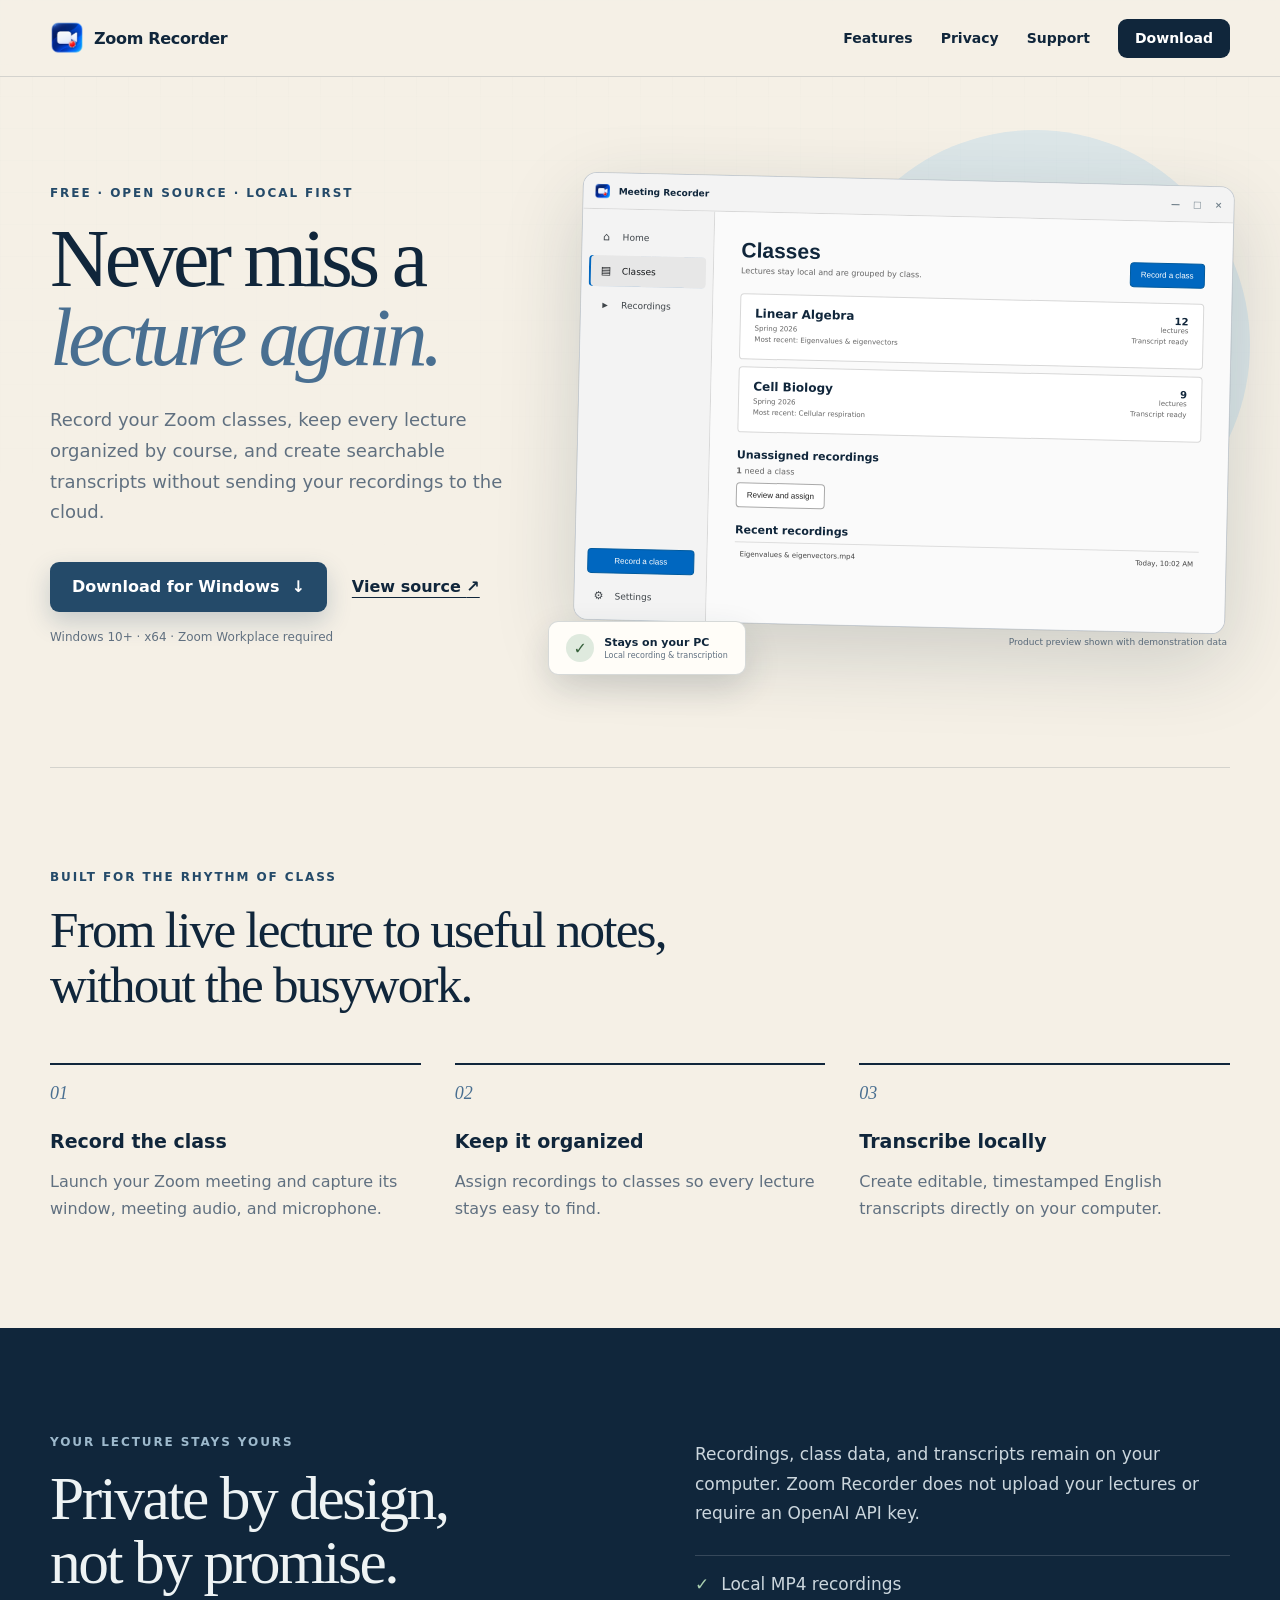
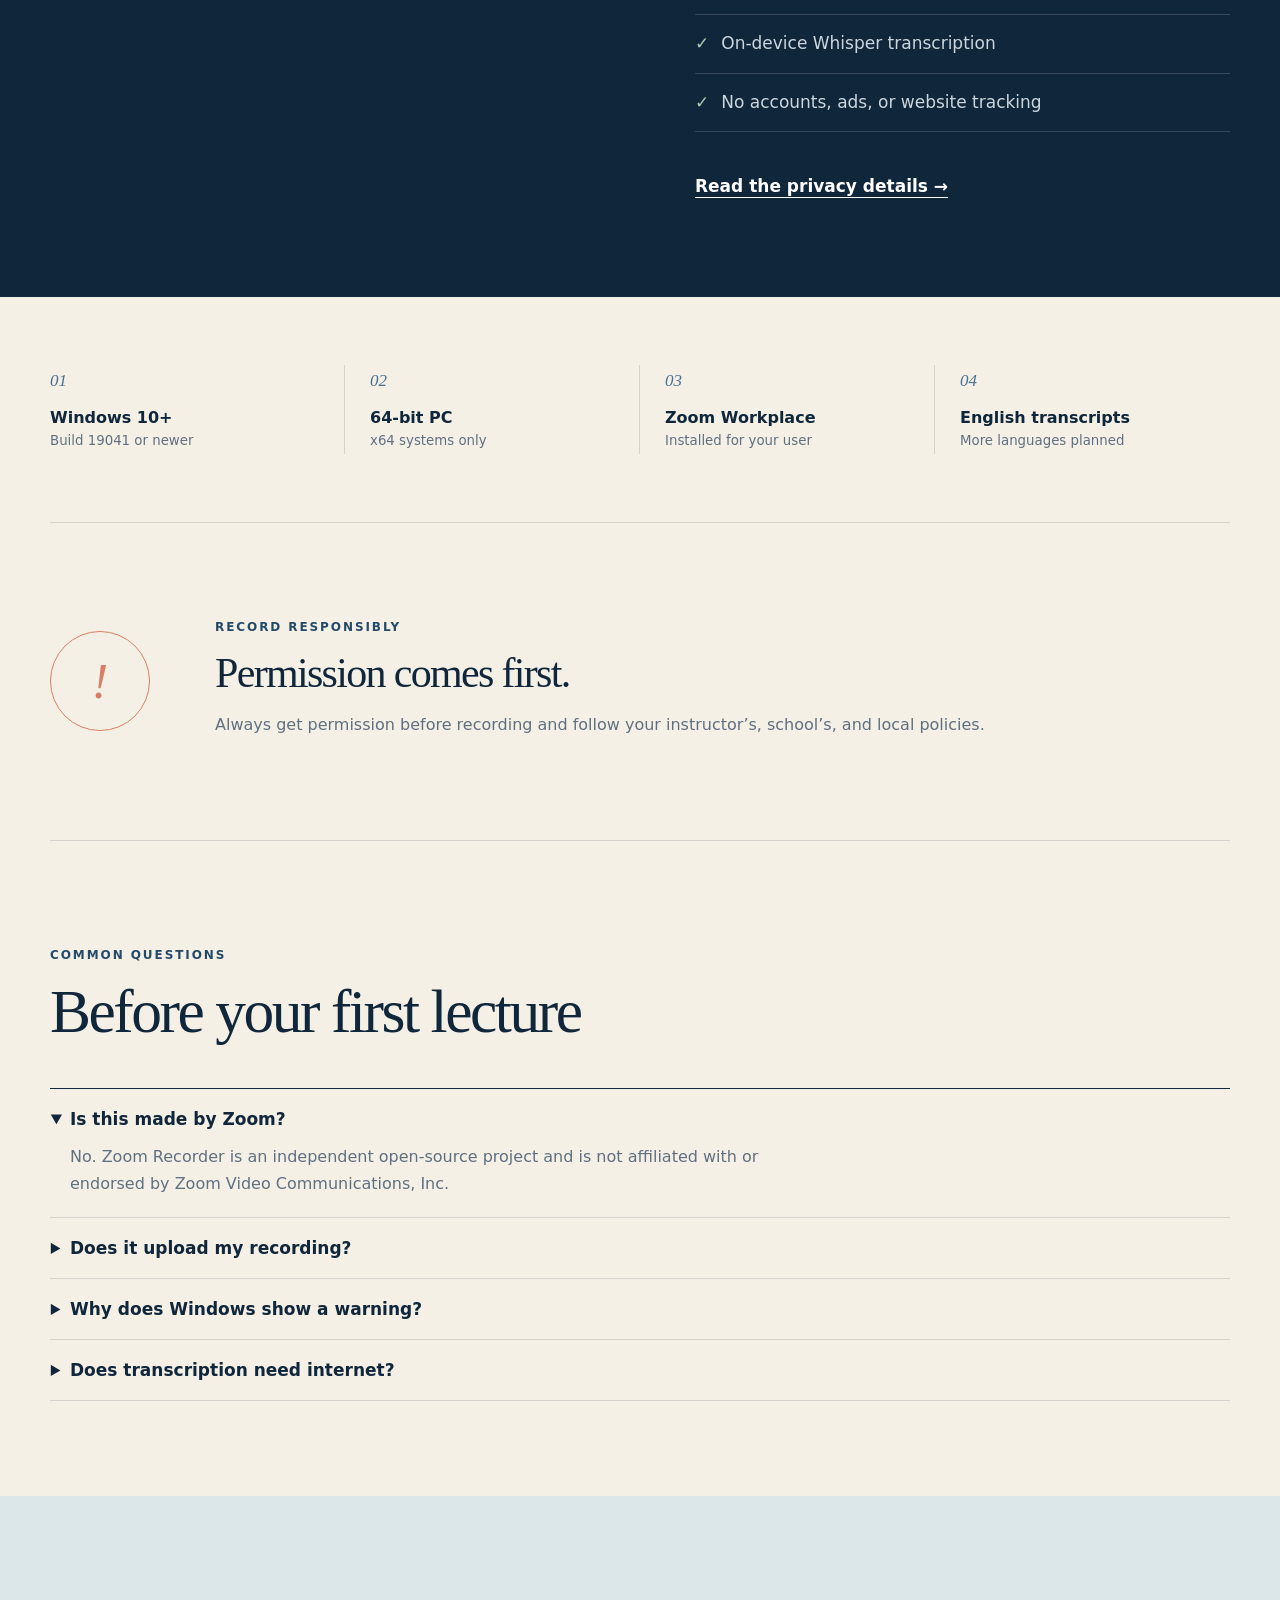
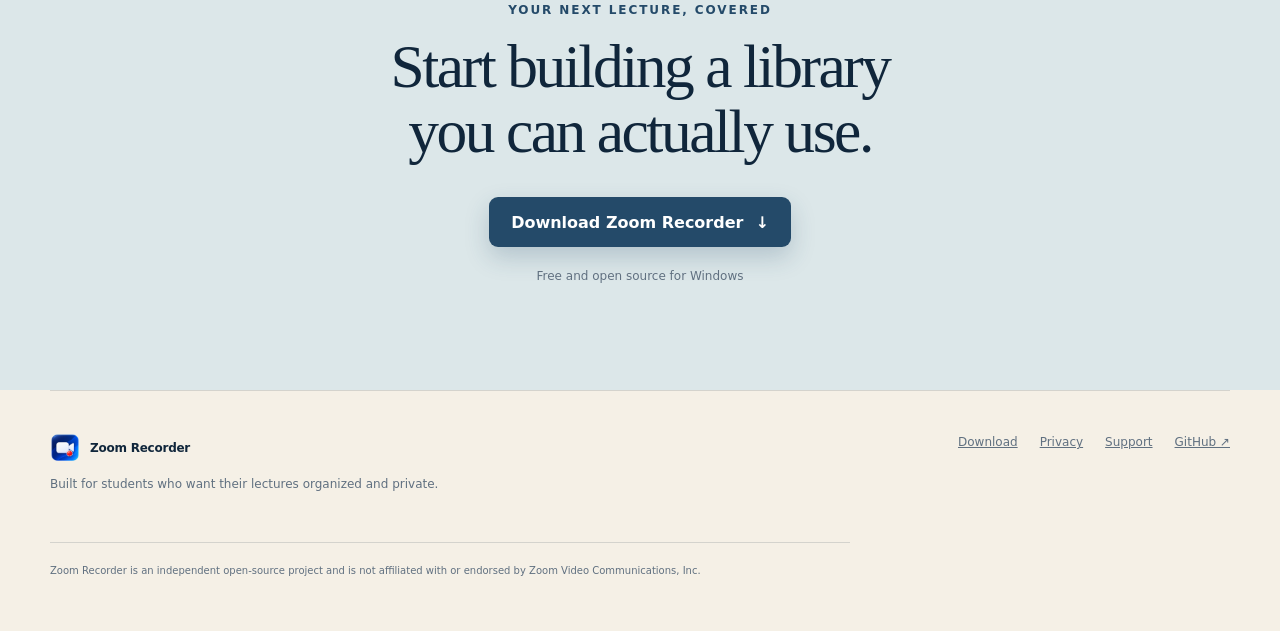
<file: website/index.html>
<!doctype html>
<html lang="en">
<head>
  <meta charset="utf-8">
  <meta name="viewport" content="width=device-width, initial-scale=1">
  <meta name="theme-color" content="#f5f0e6">
  <title>Zoom Recorder — Never miss a lecture again</title>
  <meta name="description" content="Record Zoom lectures, organize them by class, and create private local transcripts on Windows.">
  <meta property="og:title" content="Zoom Recorder — Never miss a lecture again">
  <meta property="og:description" content="Record Zoom lectures, organize them by class, and transcribe locally on Windows.">
  <meta property="og:type" content="website">
  <meta property="og:image" content="https://adityatheperson.github.io/ZoomRecorder/assets/og.png">
  <meta name="twitter:card" content="summary_large_image">
  <meta name="twitter:title" content="Zoom Recorder — Never miss a lecture again">
  <meta name="twitter:description" content="Record Zoom lectures, organize them by class, and transcribe locally on Windows.">
  <meta name="twitter:image" content="https://adityatheperson.github.io/ZoomRecorder/assets/og.png">
  <link rel="icon" href="assets/icon.png">
  <link rel="stylesheet" href="styles.css">
</head>
<body>
  <a class="skip-link" href="#main">Skip to content</a>
  <header class="site-header">
    <nav class="nav shell" aria-label="Primary navigation">
      <a class="brand" href="index.html" aria-label="Zoom Recorder home">
        <img src="assets/icon.png" alt="" width="34" height="34">
        <span>Zoom Recorder</span>
      </a>
      <div class="nav-links">
        <a href="#features">Features</a>
        <a href="privacy.html">Privacy</a>
        <a href="support.html">Support</a>
        <a class="button button-small button-dark" href="download.html">Download</a>
      </div>
    </nav>
  </header>

  <main id="main">
    <section class="hero shell">
      <div class="hero-copy">
        <p class="eyebrow">Free · Open source · Local first</p>
        <h1>Never miss a<br><em>lecture again.</em></h1>
        <p class="hero-lede">Record your Zoom classes, keep every lecture organized by course, and create searchable transcripts without sending your recordings to the cloud.</p>
        <div class="hero-actions">
          <a class="button button-primary" href="download.html">Download for Windows <span aria-hidden="true">↓</span></a>
          <a class="text-link" href="https://github.com/adityatheperson/ZoomRecorder">View source <span aria-hidden="true">↗</span></a>
        </div>
        <p class="hero-note">Windows 10+ · x64 · Zoom Workplace required</p>
      </div>

      <div class="app-stage" aria-label="Preview of the Zoom Recorder class library">
        <div class="app-window">
          <div class="app-titlebar"><img src="assets/icon.png" alt=""><span>Meeting Recorder</span><span class="window-dots">— □ ×</span></div>
          <div class="app-body">
            <aside>
              <span><b>⌂</b> Home</span>
              <span class="active"><b>▤</b> Classes</span>
              <span><b>▸</b> Recordings</span>
              <span class="app-spacer"></span>
              <button>Record a class</button>
              <span><b>⚙</b> Settings</span>
            </aside>
            <div class="app-content">
              <div class="app-heading"><div><h2>Classes</h2><p>Lectures stay local and are grouped by class.</p></div><button>Record a class</button></div>
              <div class="class-list">
                <article><div><h3>Linear Algebra</h3><p>Spring 2026</p><small>Most recent: Eigenvalues &amp; eigenvectors</small></div><div><strong>12</strong><small>lectures</small><small>Transcript ready</small></div></article>
                <article><div><h3>Cell Biology</h3><p>Spring 2026</p><small>Most recent: Cellular respiration</small></div><div><strong>9</strong><small>lectures</small><small>Transcript ready</small></div></article>
              </div>
              <section class="app-subsection"><h3>Unassigned recordings</h3><p><strong>1</strong> need a class</p><button>Review and assign</button></section>
              <section class="app-subsection recent"><h3>Recent recordings</h3><div><span>Eigenvalues &amp; eigenvectors.mp4</span><span>Today, 10:02 AM</span></div></section>
            </div>
          </div>
        </div>
        <p class="demo-label">Product preview shown with demonstration data</p>
        <div class="privacy-chip"><span>✓</span><div><strong>Stays on your PC</strong><small>Local recording &amp; transcription</small></div></div>
      </div>
    </section>

    <section id="features" class="intro shell">
      <p class="section-kicker">Built for the rhythm of class</p>
      <h2>From live lecture to useful notes,<br>without the busywork.</h2>
      <div class="steps">
        <article><span>01</span><h3>Record the class</h3><p>Launch your Zoom meeting and capture its window, meeting audio, and microphone.</p></article>
        <article><span>02</span><h3>Keep it organized</h3><p>Assign recordings to classes so every lecture stays easy to find.</p></article>
        <article><span>03</span><h3>Transcribe locally</h3><p>Create editable, timestamped English transcripts directly on your computer.</p></article>
      </div>
    </section>

    <section class="privacy-band">
      <div class="shell privacy-layout">
        <div>
          <p class="section-kicker">Your lecture stays yours</p>
          <h2>Private by design,<br>not by promise.</h2>
        </div>
        <div class="privacy-copy">
          <p>Recordings, class data, and transcripts remain on your computer. Zoom Recorder does not upload your lectures or require an OpenAI API key.</p>
          <ul class="check-list">
            <li><span>✓</span> Local MP4 recordings</li>
            <li><span>✓</span> On-device Whisper transcription</li>
            <li><span>✓</span> No accounts, ads, or website tracking</li>
          </ul>
          <a class="text-link" href="privacy.html">Read the privacy details →</a>
        </div>
      </div>
    </section>

    <section class="compat shell">
      <div><span>01</span><strong>Windows 10+</strong><small>Build 19041 or newer</small></div>
      <div><span>02</span><strong>64-bit PC</strong><small>x64 systems only</small></div>
      <div><span>03</span><strong>Zoom Workplace</strong><small>Installed for your user</small></div>
      <div><span>04</span><strong>English transcripts</strong><small>More languages planned</small></div>
    </section>

    <section class="consent shell">
      <div class="consent-mark">!</div>
      <div><p class="section-kicker">Record responsibly</p><h2>Permission comes first.</h2><p>Always get permission before recording and follow your instructor’s, school’s, and local policies.</p></div>
    </section>

    <section class="faq shell">
      <p class="section-kicker">Common questions</p>
      <h2>Before your first lecture</h2>
      <div class="faq-grid">
        <details open><summary>Is this made by Zoom?</summary><p>No. Zoom Recorder is an independent open-source project and is not affiliated with or endorsed by Zoom Video Communications, Inc.</p></details>
        <details><summary>Does it upload my recording?</summary><p>No. Recordings and transcripts stay in your local Windows application-data folders.</p></details>
        <details><summary>Why does Windows show a warning?</summary><p>The current personal release is not commercially code-signed. The Download page explains how to verify the file before opening it.</p></details>
        <details><summary>Does transcription need internet?</summary><p>Only for the first verified English Whisper model download, approximately 500 MB. Later transcriptions can run offline.</p></details>
      </div>
    </section>

    <section class="final-cta">
      <div class="shell"><p class="eyebrow">Your next lecture, covered</p><h2>Start building a library<br>you can actually use.</h2><a class="button button-primary" href="download.html">Download Zoom Recorder <span>↓</span></a><p>Free and open source for Windows</p></div>
    </section>
  </main>

  <footer class="footer shell">
    <div><a class="brand" href="index.html"><img src="assets/icon.png" alt="" width="30" height="30"><span>Zoom Recorder</span></a><p>Built for students who want their lectures organized and private.</p></div>
    <div class="footer-links"><a href="download.html">Download</a><a href="privacy.html">Privacy</a><a href="support.html">Support</a><a href="https://github.com/adityatheperson/ZoomRecorder">GitHub ↗</a></div>
    <p class="legal">Zoom Recorder is an independent open-source project and is not affiliated with or endorsed by Zoom Video Communications, Inc.</p>
  </footer>
</body>
</html>
</file>
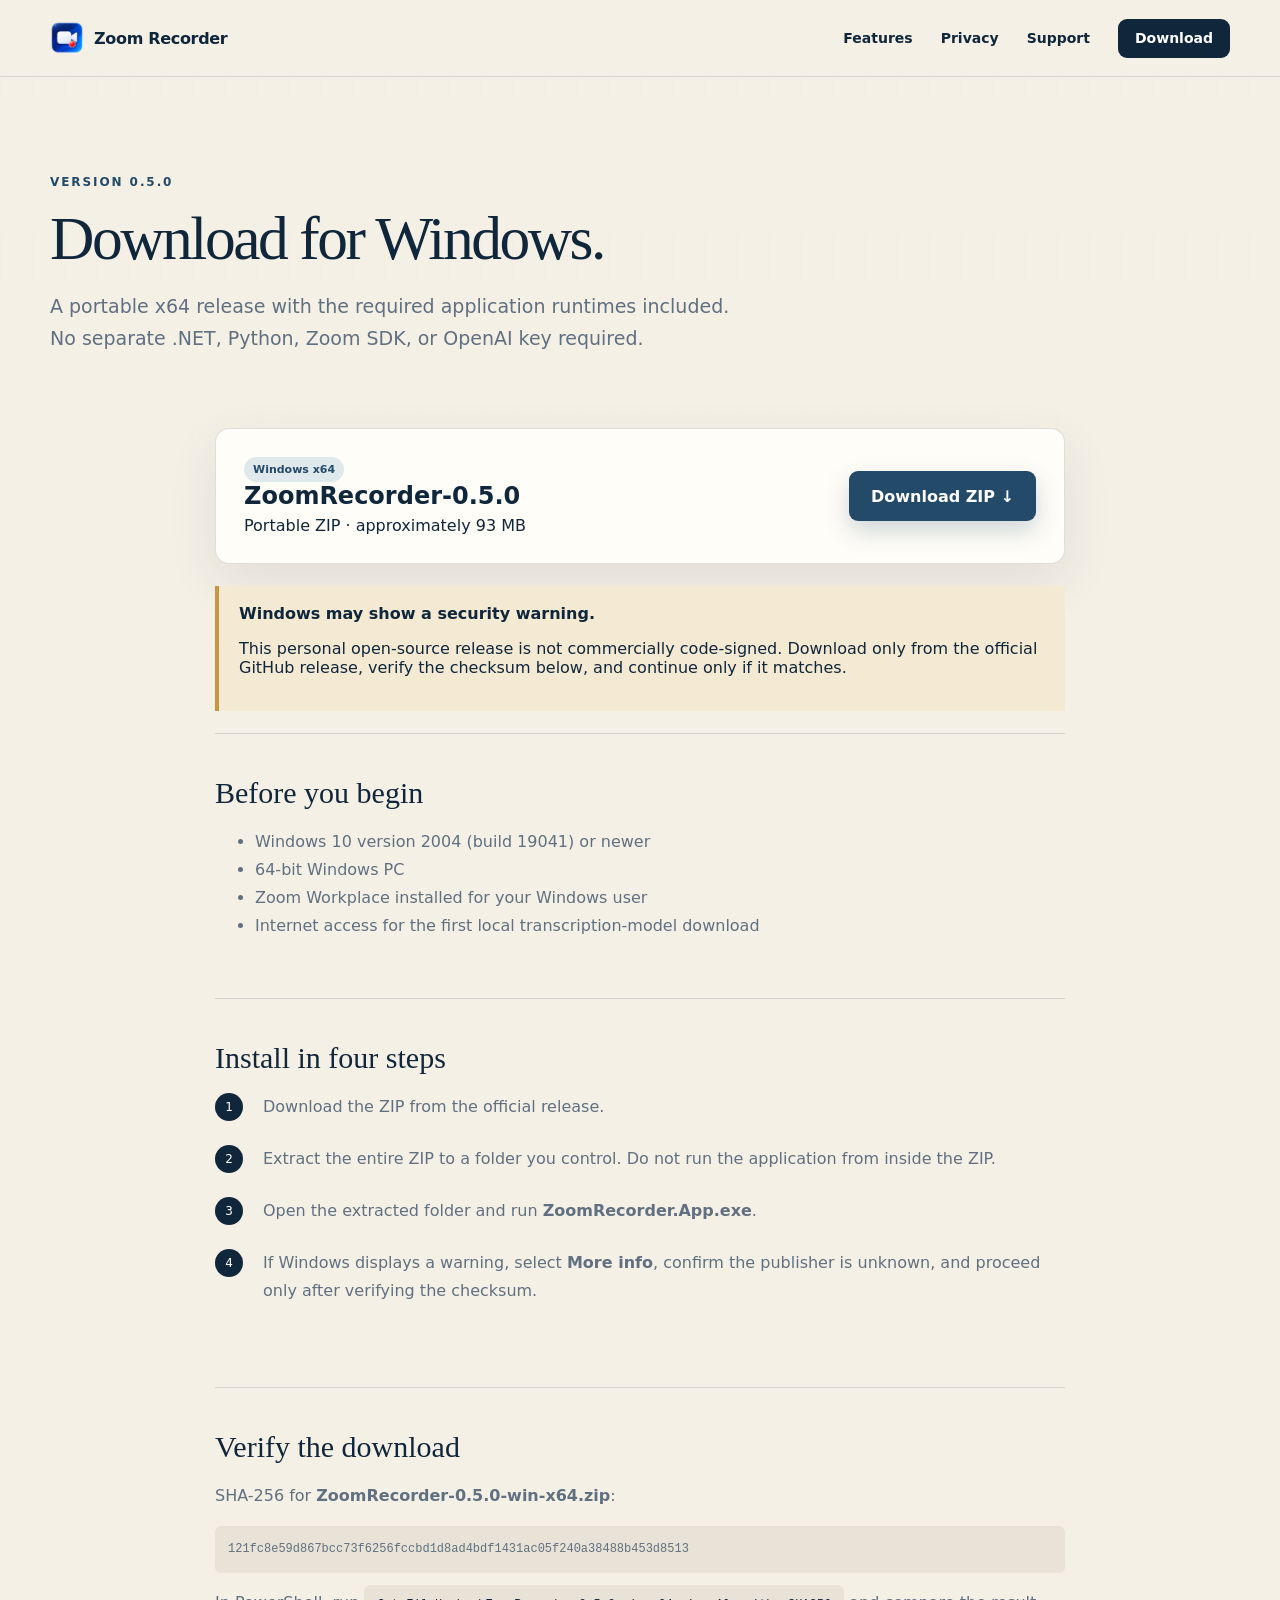
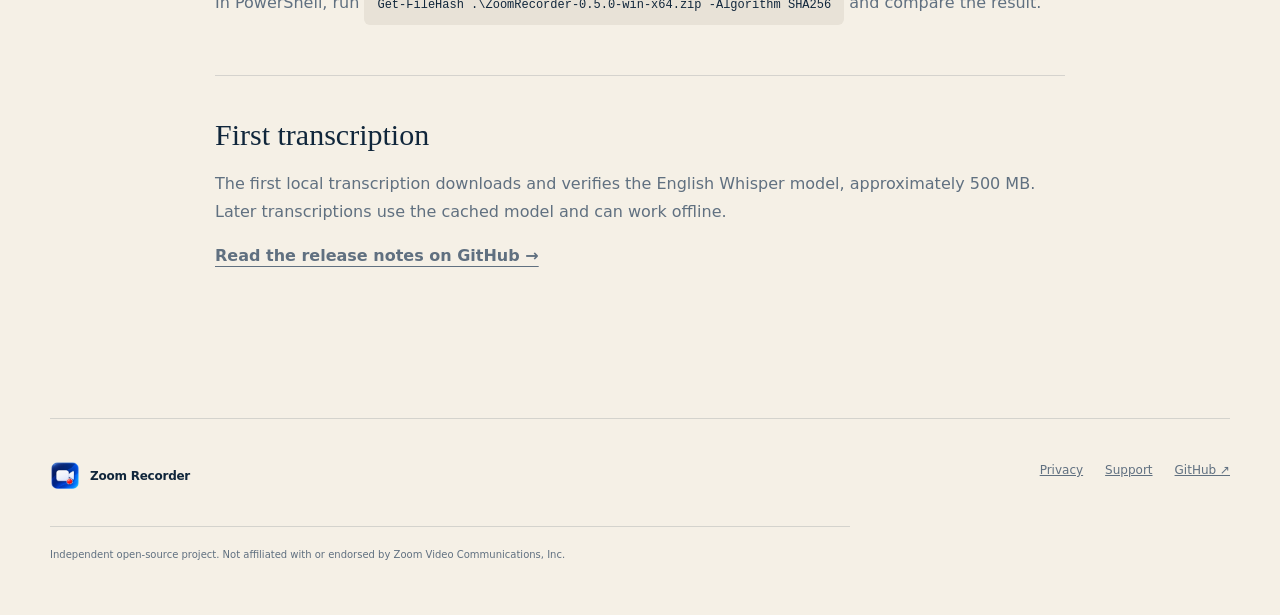
<file: website/download.html>
<!doctype html><html lang="en"><head><meta charset="utf-8"><meta name="viewport" content="width=device-width,initial-scale=1"><title>Download — Zoom Recorder</title><meta name="description" content="Download Zoom Recorder 0.5.0 for Windows x64 and verify the release."><link rel="icon" href="assets/icon.png"><link rel="stylesheet" href="styles.css"></head><body>
<header class="site-header"><nav class="nav shell"><a class="brand" href="index.html"><img src="assets/icon.png" alt="" width="34" height="34"><span>Zoom Recorder</span></a><div class="nav-links"><a href="index.html#features">Features</a><a href="privacy.html">Privacy</a><a href="support.html">Support</a><a class="button button-small button-dark" href="download.html" aria-current="page">Download</a></div></nav></header>
<main><header class="page-hero"><p class="eyebrow">Version 0.5.0</p><h1>Download for Windows.</h1><p class="lede">A portable x64 release with the required application runtimes included. No separate .NET, Python, Zoom SDK, or OpenAI key required.</p></header><div class="content-shell">
<section class="download-card"><div><span class="badge">Windows x64</span><h2>ZoomRecorder-0.5.0</h2><p>Portable ZIP · approximately 93 MB</p></div><a class="button button-primary" href="https://github.com/adityatheperson/ZoomRecorder/releases/download/v0.5.0/ZoomRecorder-0.5.0-win-x64.zip">Download ZIP ↓</a></section>
<div class="warning"><strong>Windows may show a security warning.</strong><p>This personal open-source release is not commercially code-signed. Download only from the official GitHub release, verify the checksum below, and continue only if it matches.</p></div>
<section class="content-section"><h2>Before you begin</h2><ul><li>Windows 10 version 2004 (build 19041) or newer</li><li>64-bit Windows PC</li><li>Zoom Workplace installed for your Windows user</li><li>Internet access for the first local transcription-model download</li></ul></section>
<section class="content-section"><h2>Install in four steps</h2><ol class="steps-list"><li>Download the ZIP from the official release.</li><li>Extract the entire ZIP to a folder you control. Do not run the application from inside the ZIP.</li><li>Open the extracted folder and run <strong>ZoomRecorder.App.exe</strong>.</li><li>If Windows displays a warning, select <strong>More info</strong>, confirm the publisher is unknown, and proceed only after verifying the checksum.</li></ol></section>
<section class="content-section"><h2>Verify the download</h2><p>SHA-256 for <strong>ZoomRecorder-0.5.0-win-x64.zip</strong>:</p><p class="code">121fc8e59d867bcc73f6256fccbd1d8ad4bdf1431ac05f240a38488b453d8513</p><p>In PowerShell, run <span class="code">Get-FileHash .\ZoomRecorder-0.5.0-win-x64.zip -Algorithm SHA256</span> and compare the result.</p></section>
<section class="content-section"><h2>First transcription</h2><p>The first local transcription downloads and verifies the English Whisper model, approximately 500 MB. Later transcriptions use the cached model and can work offline.</p><p><a class="text-link" href="https://github.com/adityatheperson/ZoomRecorder/releases/tag/v0.5.0">Read the release notes on GitHub →</a></p></section>
</div></main><footer class="footer shell"><div><a class="brand" href="index.html"><img src="assets/icon.png" alt="" width="30" height="30"><span>Zoom Recorder</span></a></div><div class="footer-links"><a href="privacy.html">Privacy</a><a href="support.html">Support</a><a href="https://github.com/adityatheperson/ZoomRecorder">GitHub ↗</a></div><p class="legal">Independent open-source project. Not affiliated with or endorsed by Zoom Video Communications, Inc.</p></footer></body></html>
</file>
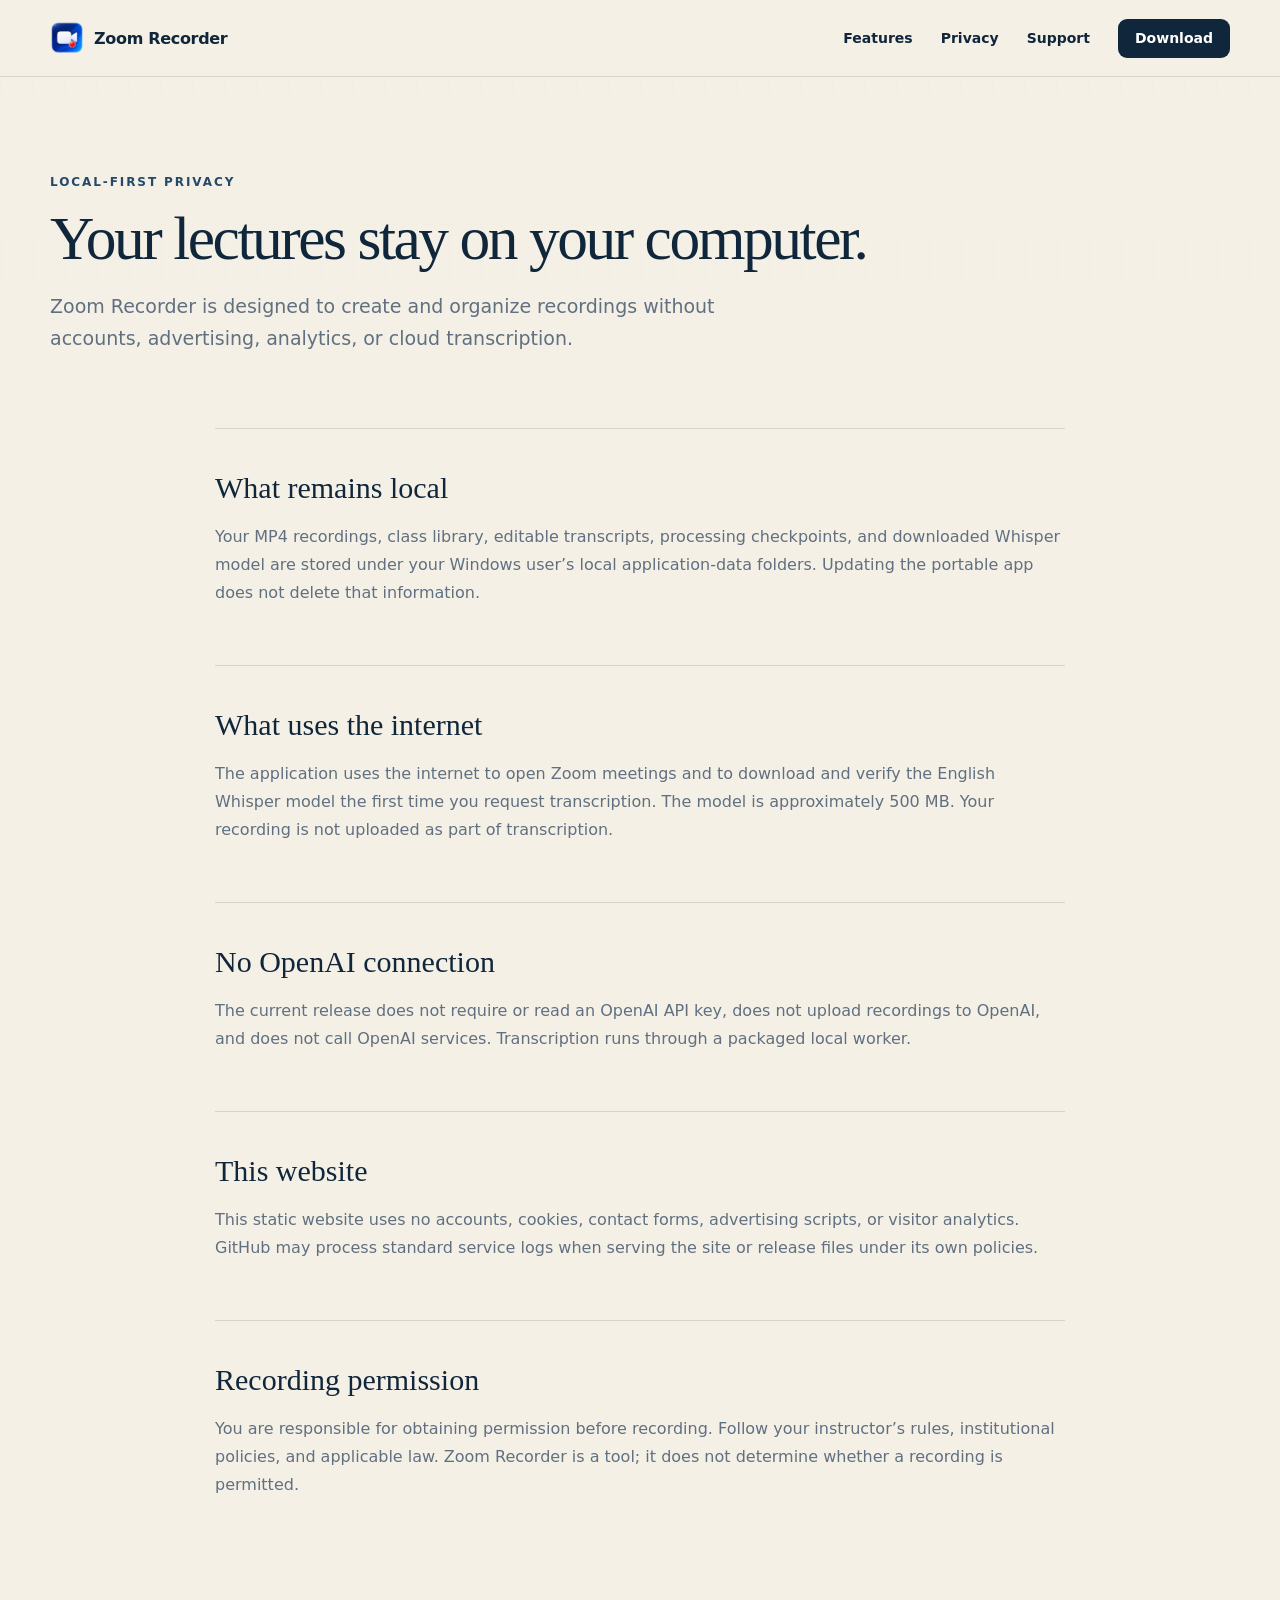
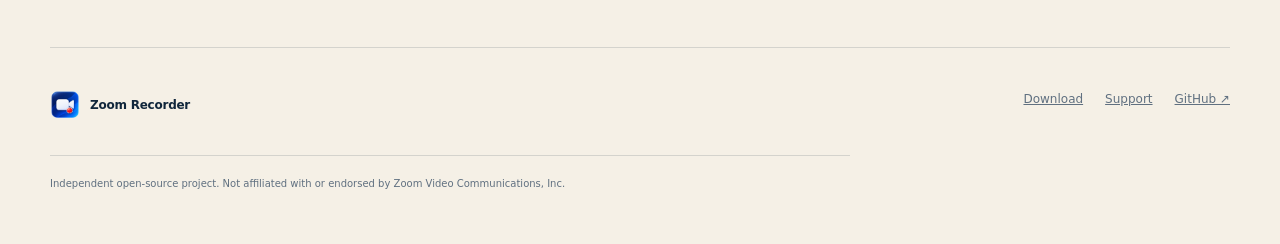
<file: website/privacy.html>
<!doctype html><html lang="en"><head><meta charset="utf-8"><meta name="viewport" content="width=device-width,initial-scale=1"><title>Privacy — Zoom Recorder</title><meta name="description" content="How Zoom Recorder keeps recordings, class data, and transcripts on your computer."><link rel="icon" href="assets/icon.png"><link rel="stylesheet" href="styles.css"></head><body>
<header class="site-header"><nav class="nav shell"><a class="brand" href="index.html"><img src="assets/icon.png" alt="" width="34" height="34"><span>Zoom Recorder</span></a><div class="nav-links"><a href="index.html#features">Features</a><a href="privacy.html" aria-current="page">Privacy</a><a href="support.html">Support</a><a class="button button-small button-dark" href="download.html">Download</a></div></nav></header>
<main><header class="page-hero"><p class="eyebrow">Local-first privacy</p><h1>Your lectures stay on your computer.</h1><p class="lede">Zoom Recorder is designed to create and organize recordings without accounts, advertising, analytics, or cloud transcription.</p></header><div class="content-shell">
<section class="content-section"><h2>What remains local</h2><p>Your MP4 recordings, class library, editable transcripts, processing checkpoints, and downloaded Whisper model are stored under your Windows user’s local application-data folders. Updating the portable app does not delete that information.</p></section>
<section class="content-section"><h2>What uses the internet</h2><p>The application uses the internet to open Zoom meetings and to download and verify the English Whisper model the first time you request transcription. The model is approximately 500 MB. Your recording is not uploaded as part of transcription.</p></section>
<section class="content-section"><h2>No OpenAI connection</h2><p>The current release does not require or read an OpenAI API key, does not upload recordings to OpenAI, and does not call OpenAI services. Transcription runs through a packaged local worker.</p></section>
<section class="content-section"><h2>This website</h2><p>This static website uses no accounts, cookies, contact forms, advertising scripts, or visitor analytics. GitHub may process standard service logs when serving the site or release files under its own policies.</p></section>
<section class="content-section"><h2>Recording permission</h2><p>You are responsible for obtaining permission before recording. Follow your instructor’s rules, institutional policies, and applicable law. Zoom Recorder is a tool; it does not determine whether a recording is permitted.</p></section>
</div></main><footer class="footer shell"><div><a class="brand" href="index.html"><img src="assets/icon.png" alt="" width="30" height="30"><span>Zoom Recorder</span></a></div><div class="footer-links"><a href="download.html">Download</a><a href="support.html">Support</a><a href="https://github.com/adityatheperson/ZoomRecorder">GitHub ↗</a></div><p class="legal">Independent open-source project. Not affiliated with or endorsed by Zoom Video Communications, Inc.</p></footer></body></html>
</file>
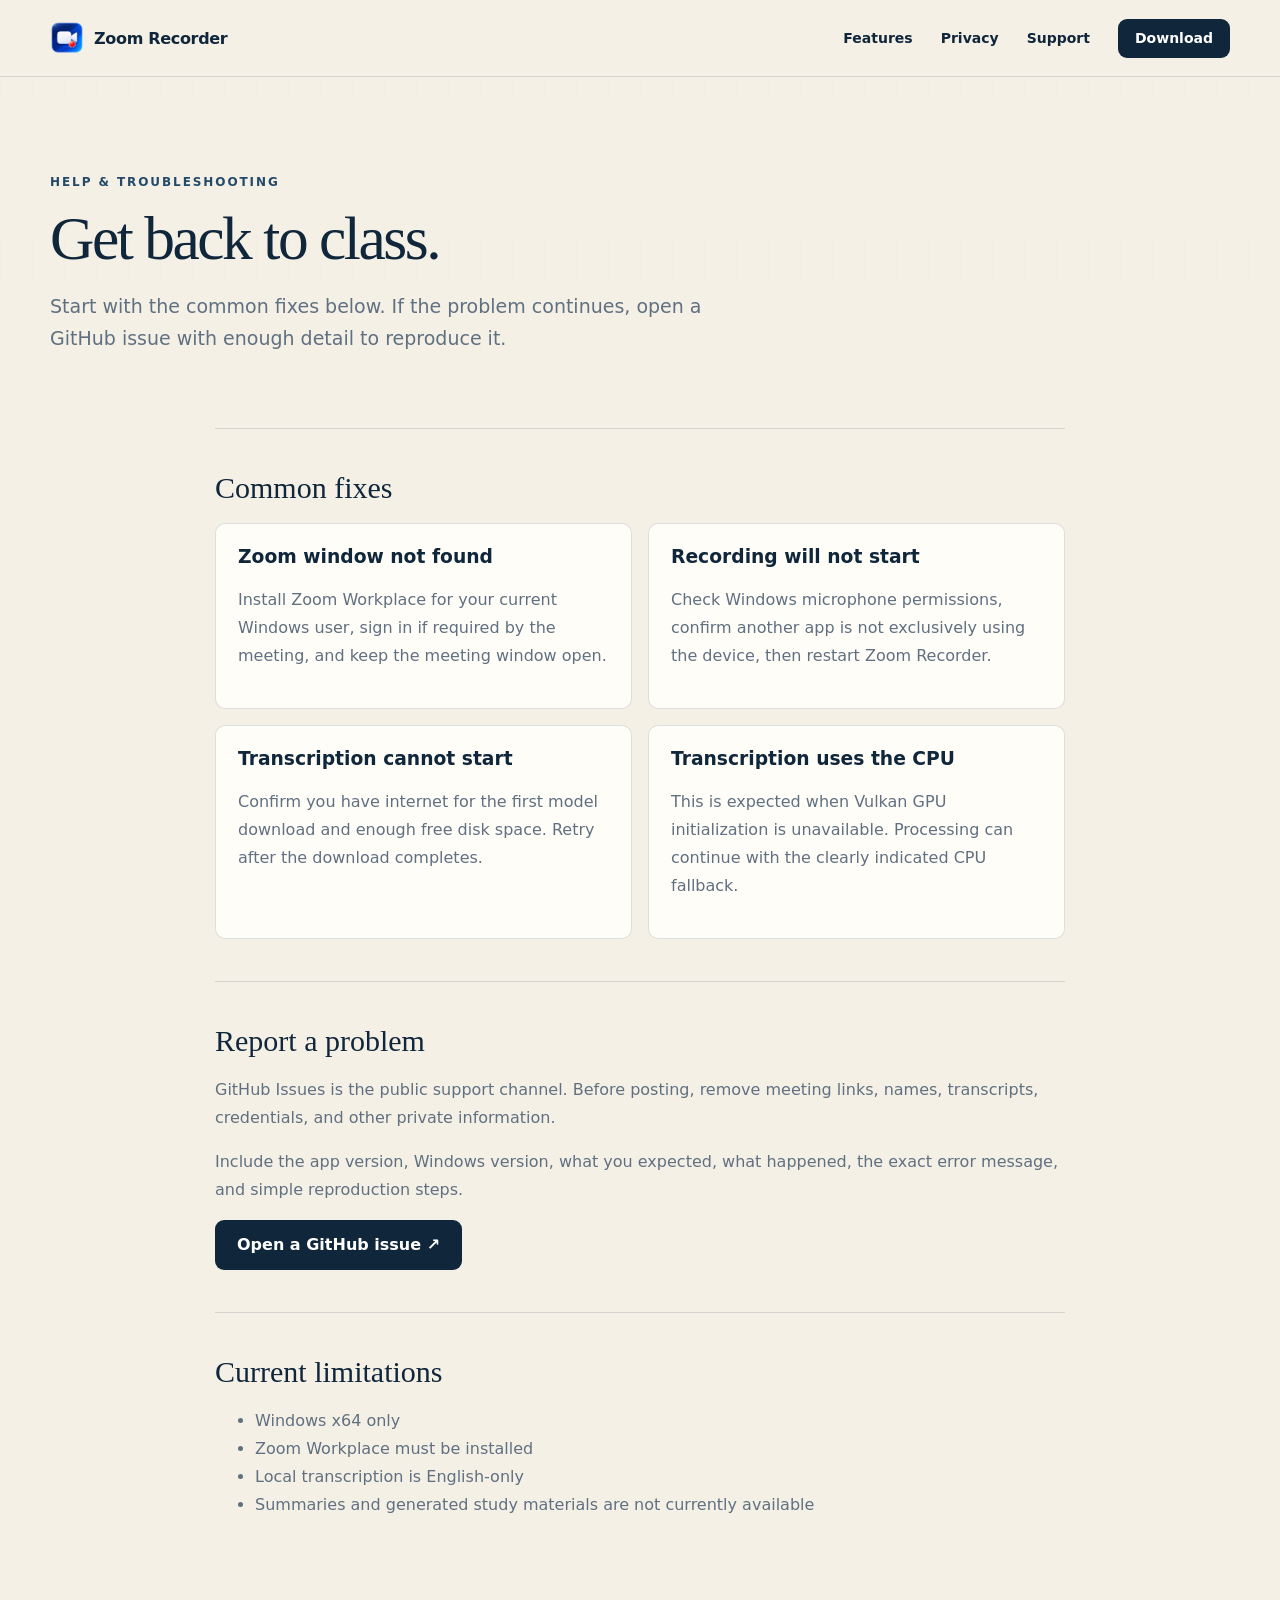
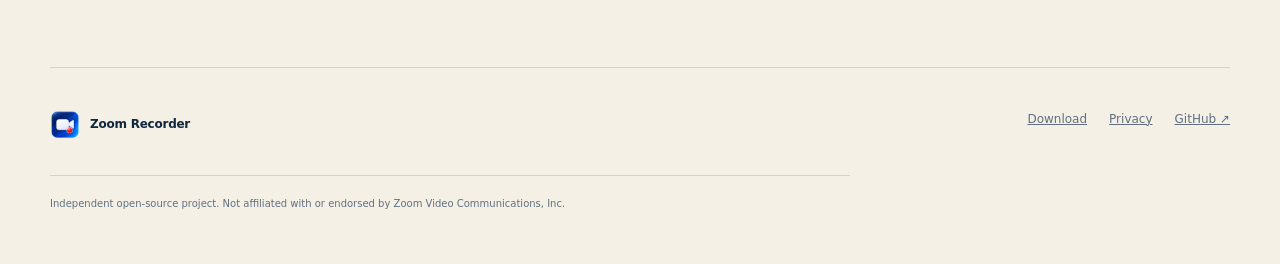
<file: website/support.html>
<!doctype html><html lang="en"><head><meta charset="utf-8"><meta name="viewport" content="width=device-width,initial-scale=1"><title>Support — Zoom Recorder</title><meta name="description" content="Setup help and troubleshooting for Zoom Recorder."><link rel="icon" href="assets/icon.png"><link rel="stylesheet" href="styles.css"></head><body>
<header class="site-header"><nav class="nav shell"><a class="brand" href="index.html"><img src="assets/icon.png" alt="" width="34" height="34"><span>Zoom Recorder</span></a><div class="nav-links"><a href="index.html#features">Features</a><a href="privacy.html">Privacy</a><a href="support.html" aria-current="page">Support</a><a class="button button-small button-dark" href="download.html">Download</a></div></nav></header>
<main><header class="page-hero"><p class="eyebrow">Help &amp; troubleshooting</p><h1>Get back to class.</h1><p class="lede">Start with the common fixes below. If the problem continues, open a GitHub issue with enough detail to reproduce it.</p></header><div class="content-shell">
<section class="content-section"><h2>Common fixes</h2><div class="support-grid"><article class="support-card"><h3>Zoom window not found</h3><p>Install Zoom Workplace for your current Windows user, sign in if required by the meeting, and keep the meeting window open.</p></article><article class="support-card"><h3>Recording will not start</h3><p>Check Windows microphone permissions, confirm another app is not exclusively using the device, then restart Zoom Recorder.</p></article><article class="support-card"><h3>Transcription cannot start</h3><p>Confirm you have internet for the first model download and enough free disk space. Retry after the download completes.</p></article><article class="support-card"><h3>Transcription uses the CPU</h3><p>This is expected when Vulkan GPU initialization is unavailable. Processing can continue with the clearly indicated CPU fallback.</p></article></div></section>
<section class="content-section"><h2>Report a problem</h2><p>GitHub Issues is the public support channel. Before posting, remove meeting links, names, transcripts, credentials, and other private information.</p><p>Include the app version, Windows version, what you expected, what happened, the exact error message, and simple reproduction steps.</p><a class="button button-dark" href="https://github.com/adityatheperson/ZoomRecorder/issues/new">Open a GitHub issue ↗</a></section>
<section class="content-section"><h2>Current limitations</h2><ul><li>Windows x64 only</li><li>Zoom Workplace must be installed</li><li>Local transcription is English-only</li><li>Summaries and generated study materials are not currently available</li></ul></section>
</div></main><footer class="footer shell"><div><a class="brand" href="index.html"><img src="assets/icon.png" alt="" width="30" height="30"><span>Zoom Recorder</span></a></div><div class="footer-links"><a href="download.html">Download</a><a href="privacy.html">Privacy</a><a href="https://github.com/adityatheperson/ZoomRecorder">GitHub ↗</a></div><p class="legal">Independent open-source project. Not affiliated with or endorsed by Zoom Video Communications, Inc.</p></footer></body></html>
</file>
<file: website/styles.css>
:root {
  --paper: #f5f0e6;
  --paper-2: #ede5d6;
  --ink: #10263b;
  --muted: #607080;
  --blue: #496f91;
  --blue-dark: #244a69;
  --line: rgba(16, 38, 59, .14);
  --white: #fffdf8;
  --coral: #d77e64;
  --gold: #c69742;
  --shadow: 0 28px 80px rgba(30, 48, 62, .18);
}

* { box-sizing: border-box; }
html { scroll-behavior: smooth; }
body { margin: 0; color: var(--ink); background: var(--paper); font-family: "Segoe UI", Inter, system-ui, sans-serif; }
body::before { content: ""; position: fixed; inset: 0; pointer-events: none; opacity: .35; background-image: linear-gradient(rgba(73,111,145,.04) 1px, transparent 1px), linear-gradient(90deg, rgba(73,111,145,.04) 1px, transparent 1px); background-size: 32px 32px; mask-image: linear-gradient(to bottom, black, transparent 70%); }
a { color: inherit; }
.shell { width: min(1180px, calc(100% - 44px)); margin-inline: auto; position: relative; }
.skip-link { position: absolute; left: -9999px; top: 8px; z-index: 99; background: var(--ink); color: white; padding: 10px; }
.skip-link:focus { left: 8px; }
.site-header { border-bottom: 1px solid var(--line); background: rgba(245,240,230,.84); backdrop-filter: blur(16px); position: sticky; top: 0; z-index: 20; }
.nav { height: 76px; display: flex; align-items: center; justify-content: space-between; }
.brand { display: flex; align-items: center; gap: 10px; text-decoration: none; font-weight: 750; letter-spacing: -.02em; }
.brand img { border-radius: 8px; }
.nav-links { display: flex; align-items: center; gap: 28px; }
.nav-links > a { text-decoration: none; font-size: 14px; font-weight: 650; }
.button { display: inline-flex; justify-content: center; align-items: center; gap: 12px; min-height: 50px; padding: 0 22px; border-radius: 9px; text-decoration: none; font-weight: 750; transition: transform .18s ease, background .18s ease; }
.button:hover { transform: translateY(-2px); }
.button-small { min-height: 39px; padding-inline: 17px; }
.button-dark { color: white; background: var(--ink); }
.button-primary { color: white; background: var(--blue-dark); box-shadow: 0 10px 24px rgba(36,74,105,.22); }
.hero { min-height: 670px; display: grid; grid-template-columns: .83fr 1.17fr; align-items: center; gap: 66px; padding-block: 78px 92px; }
.eyebrow, .section-kicker { color: var(--blue-dark); font-size: 12px; text-transform: uppercase; letter-spacing: .16em; font-weight: 800; }
h1 { font-family: Georgia, "Times New Roman", serif; font-size: clamp(54px, 6.4vw, 84px); line-height: .96; letter-spacing: -.055em; margin: 20px 0 28px; font-weight: 500; }
h1 em { color: var(--blue); font-weight: 400; }
.hero-lede { color: var(--muted); font-size: 18px; line-height: 1.7; max-width: 530px; }
.hero-actions { display: flex; align-items: center; gap: 25px; margin-top: 34px; }
.text-link { font-weight: 750; text-underline-offset: 5px; }
.hero-note { color: var(--muted); font-size: 12px; margin-top: 18px; }
.app-stage { position: relative; padding: 24px 0 28px; }
.app-stage::before { content: ""; position: absolute; width: 430px; height: 430px; border-radius: 50%; background: #dce6e8; right: -20px; top: -25px; z-index: -1; }
.app-window { background: #f9fafb; border: 1px solid rgba(16,38,59,.22); border-radius: 14px; overflow: hidden; box-shadow: var(--shadow); transform: rotate(1.3deg); }
.app-titlebar { height: 36px; display: flex; align-items: center; gap: 8px; padding: 0 11px; font-size: 9px; font-weight: 600; background: #f3f3f3; border-bottom: 1px solid #d8d8d8; }
.app-titlebar img { width:16px; height:16px; border-radius:3px }
.window-dots { margin-left: auto; word-spacing: 10px; color: #71808b; }
.app-body { min-height: 410px; display: grid; grid-template-columns: 132px 1fr; }
.app-body aside { padding: 12px 7px 8px; display: flex; flex-direction: column; gap: 3px; color: #3f454a; font-size: 9px; background: #f3f3f3; border-right: 1px solid #d8d8d8; }
.app-body aside span { padding: 9px 10px; display:flex; align-items:center; gap:9px }.app-body aside b { font-size:11px; font-weight:400; width:14px; text-align:center }
.app-body aside .active { background: #e7e7e7; color: #16191c; border-radius: 4px; box-shadow:inset 2px 0 #0067c0; }
.app-body aside .app-spacer { flex:1 }.app-body aside button { margin:0 5px 4px; border:1px solid #005a9e; border-radius:4px; padding:7px 5px; background:#0067c0; color:white; font-size:8px }
.app-content { padding: 26px 27px; background:#fafafa }
.app-heading { display: flex; justify-content: space-between; align-items: center; }
.app-heading h2 { margin: 0 0 4px; font-family:"Segoe UI",sans-serif; font-size: 21px; font-weight:600 }.app-heading p { margin:0 0 18px; font-size:8px; color:#666 }.app-heading button,.app-subsection button { border:1px solid #005a9e; padding:7px 10px; border-radius:4px; background:#0067c0; color:white; font-size:8px }
.class-list { display:grid; gap:7px }.class-list article { background:white; border:1px solid #d8d8d8; border-radius:4px; padding:12px 14px; display:flex; justify-content:space-between }.class-list h3 { font-size:12px; margin:0 0 4px; font-weight:600 }.class-list p,.class-list small { display:block; margin:0 0 3px; color:#666; font-size:7px }.class-list article > div:last-child { text-align:right }.class-list strong { display:block; font-size:10px }
.app-subsection { margin-top:16px }.app-subsection h3 { margin:0 0 5px; font-size:11px; font-weight:600 }.app-subsection p { margin:0 0 7px; color:#666; font-size:8px }.app-subsection button { background:white; color:#222; border-color:#aaa }.app-subsection.recent > div { display:flex; justify-content:space-between; border-top:1px solid #ddd; padding:8px 5px; color:#444; font-size:7px }
.demo-label { text-align:right; color:var(--muted); font-size:9px; margin:10px 3px 0 }
.privacy-chip { position: absolute; left: -30px; bottom: 0; display: flex; align-items: center; gap: 10px; padding: 12px 17px; border: 1px solid rgba(16,38,59,.17); background: var(--white); border-radius: 10px; box-shadow: 0 15px 35px rgba(30,48,62,.16); }
.privacy-chip > span { display: grid; place-items: center; width: 28px; height: 28px; border-radius: 50%; background: #dfeade; color: #37613c; }
.privacy-chip strong, .privacy-chip small { display: block; }
.privacy-chip strong { font-size: 11px; }.privacy-chip small { color: var(--muted); font-size: 8px; margin-top: 2px; }
.intro { border-top: 1px solid var(--line); padding-block: 90px; }
.intro h2 { font-family: Georgia, serif; font-size: clamp(36px, 4vw, 54px); line-height: 1.08; letter-spacing: -.035em; font-weight: 500; margin: 18px 0 50px; }
.steps { display: grid; grid-template-columns: repeat(3, 1fr); gap: 34px; }
.steps article { border-top: 2px solid var(--ink); padding-top: 18px; }
.steps article > span { color: var(--blue); font: italic 18px Georgia, serif; }
.steps h3 { font-size: 19px; margin: 26px 0 10px; }.steps p { color: var(--muted); line-height: 1.7; }
.privacy-band { color: #eef3f4; background: var(--ink); padding-block: 95px; }
.privacy-layout { display: grid; grid-template-columns: 1fr 1fr; gap: 110px; align-items: start; }
.privacy-band .section-kicker { color: #9db9cc; }.privacy-band h2, .faq h2, .final-cta h2, .consent h2, .page-hero h1 { font: 500 clamp(38px, 4.8vw, 62px)/1.05 Georgia, serif; letter-spacing: -.04em; margin: 17px 0 0; }
.privacy-copy { color: #cbd6dd; font-size: 17px; line-height: 1.75; }.privacy-copy .text-link { color: white; display: inline-block; margin-top: 14px; }
.check-list { list-style: none; margin: 26px 0; padding: 0; border-top: 1px solid rgba(255,255,255,.16); }.check-list li { display: flex; gap: 12px; padding: 14px 0; border-bottom: 1px solid rgba(255,255,255,.16); }.check-list span { color: #a9cfb0; }
.compat { display: grid; grid-template-columns: repeat(4,1fr); padding-block: 68px; border-bottom: 1px solid var(--line); }.compat div { padding: 6px 25px; border-right: 1px solid var(--line); }.compat div:first-child { padding-left: 0; }.compat div:last-child { border: 0; }.compat span,.compat strong,.compat small { display:block }.compat span { color: var(--blue); font: italic 17px Georgia,serif; }.compat strong { margin: 17px 0 6px; }.compat small { color: var(--muted); }
.consent { display: grid; grid-template-columns: 120px 1fr; gap: 45px; align-items: center; padding-block: 85px; border-bottom: 1px solid var(--line); }.consent-mark { width: 100px; height: 100px; display:grid; place-items:center; border: 1px solid var(--coral); border-radius: 50%; color: var(--coral); font: italic 50px Georgia,serif; }.consent h2 { font-size: 42px; }.consent p:last-child { color: var(--muted); line-height: 1.7; }
.faq { padding-block: 95px; }.faq h2 { margin-bottom: 45px; }.faq-grid { border-top: 1px solid var(--ink); }.faq details { border-bottom: 1px solid var(--line); padding: 20px 0; }.faq summary { cursor: pointer; font-weight: 750; font-size: 17px; list-style-position: outside; margin-left: 20px; }.faq details p { color: var(--muted); line-height: 1.7; max-width: 760px; margin: 14px 0 0 20px; }
.final-cta { background: #dce7e9; text-align:center; padding-block: 95px; }.final-cta h2 { margin-bottom: 34px; }.final-cta .button { margin-bottom: 10px; }.final-cta p:last-child { color: var(--muted); font-size: 12px; }
.footer { display: grid; grid-template-columns: 1fr auto; gap: 25px; border-top: 1px solid var(--line); padding-block: 42px; color: var(--muted); font-size: 12px; line-height: 1.6; }.footer .brand { color:var(--ink); width:max-content }.footer-links { display:flex; gap:22px; }.legal { grid-column: 1/-1; max-width: 800px; padding-top: 20px; border-top: 1px solid var(--line); font-size: 10px; }
.page-hero { padding-block: 86px 55px; max-width: 850px; margin-left: max(22px, calc((100vw - 1180px)/2)); }.page-hero .lede { color:var(--muted); font-size:19px; line-height:1.7; max-width:710px }.content-shell { width:min(850px, calc(100% - 44px)); margin:0 auto 90px }.content-section { padding:42px 0; border-top:1px solid var(--line) }.content-section h2 { font:500 30px Georgia,serif; margin:0 0 18px }.content-section h3 { margin-top:28px }.content-section p,.content-section li { color:var(--muted); line-height:1.75 }.download-card { background:var(--white); border:1px solid var(--line); border-radius:14px; padding:28px; box-shadow:0 18px 50px rgba(30,48,62,.09); display:grid; grid-template-columns:1fr auto; gap:20px; align-items:center }.download-card h2 { margin:0 0 6px }.download-card p { margin:0 }.warning { border-left:4px solid var(--gold); background:#f4ead4; padding:18px 20px; margin:22px 0 }.code { font-family:Consolas,monospace; word-break:break-all; font-size:12px; color:var(--ink); background:#e8e2d7; padding:13px; border-radius:6px }.steps-list { counter-reset:item; list-style:none; padding:0 }.steps-list li { counter-increment:item; position:relative; padding:0 0 24px 48px }.steps-list li::before { content:counter(item); position:absolute; left:0; top:0; width:28px; height:28px; border-radius:50%; display:grid; place-items:center; background:var(--ink); color:white; font-size:12px }.support-grid { display:grid; grid-template-columns:1fr 1fr; gap:16px }.support-card { background:var(--white); border:1px solid var(--line); border-radius:10px; padding:22px }.support-card h3 { margin-top:0 }.badge { display:inline-flex; padding:6px 9px; border-radius:999px; background:#dfe8eb; color:var(--blue-dark); font-size:11px; font-weight:750; }
@media (max-width: 900px) { .hero { grid-template-columns: 1fr; padding-top: 60px; }.hero-copy { max-width: 700px; }.app-stage { width: min(660px, 100%); margin: 0 auto; }.nav-links > a:not(.button) { display: none; } }
@media (max-width: 760px) { .privacy-layout,.support-grid { grid-template-columns:1fr; gap:35px }.compat { grid-template-columns:1fr 1fr }.compat div { border-bottom:1px solid var(--line); padding:20px }.consent { grid-template-columns:1fr }.footer { grid-template-columns:1fr }.footer-links { flex-wrap:wrap }.download-card { grid-template-columns:1fr } }
@media (max-width: 620px) { .shell { width: min(100% - 28px, 1180px); }.hero { gap: 35px; }.hero-actions { align-items: flex-start; flex-direction: column; }.app-stage { overflow: hidden; padding: 10px 0 40px; }.app-window { width: 630px; transform: scale(.74) rotate(1deg); transform-origin: top left; margin-bottom: -100px; }.privacy-chip { left: 8px; }.steps { grid-template-columns: 1fr; }.intro { padding-block: 65px; }.compat { grid-template-columns:1fr }.compat div { border-right:0 }.page-hero { margin-left:14px; margin-right:14px }.content-shell { width:calc(100% - 28px) } }
@media (prefers-reduced-motion: reduce) { html { scroll-behavior: auto; }.button { transition: none; } }
</file>
